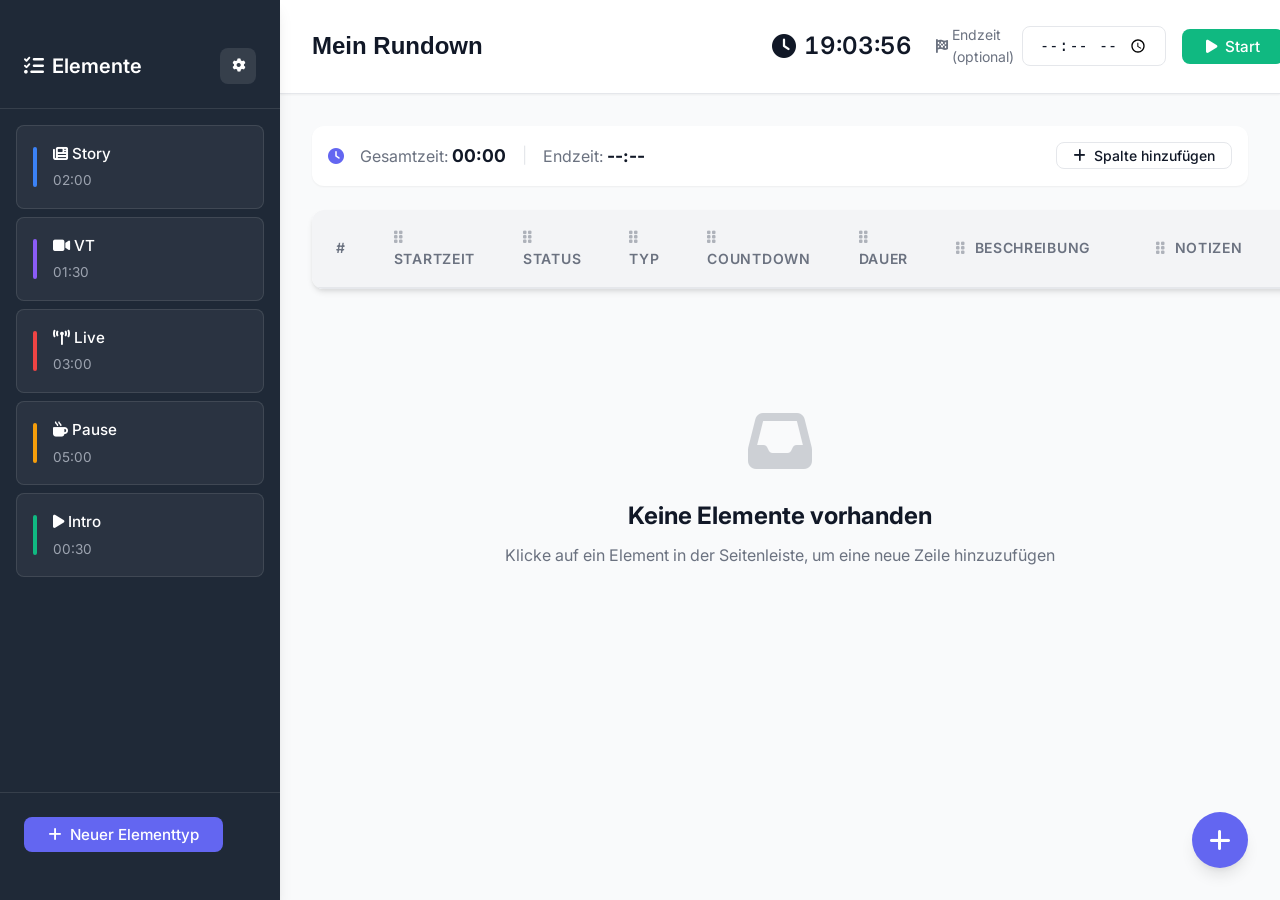
<file: index.html>
<!DOCTYPE html>
<html lang="de">
<head>
    <meta charset="UTF-8">
    <meta name="viewport" content="width=device-width, initial-scale=1.0, maximum-scale=1.0, user-scalable=no">
    <title>BL Rundown Studio</title>
    
    <!-- PWA Meta Tags -->
    <meta name="description" content="Professionelle Rundown-Management-Anwendung für Broadcast- und Live-Produktionen">
    <meta name="theme-color" content="#6366f1">
    <meta name="apple-mobile-web-app-capable" content="yes">
    <meta name="apple-mobile-web-app-status-bar-style" content="black-translucent">
    <meta name="apple-mobile-web-app-title" content="BL Rundown">
    
    <!-- Icons -->
    <link rel="icon" type="image/png" sizes="192x192" href="icon-192.png">
    <link rel="icon" type="image/png" sizes="512x512" href="icon-512.png">
    <link rel="apple-touch-icon" href="apple-touch-icon.png">
    
    <!-- Manifest -->
    <link rel="manifest" href="manifest.json">
    
    <!-- Google Fonts -->
    <link rel="preconnect" href="https://fonts.googleapis.com">
    <link rel="preconnect" href="https://fonts.gstatic.com" crossorigin>
    <link href="https://fonts.googleapis.com/css2?family=Inter:wght@300;400;500;600;700&display=swap" rel="stylesheet">
    
    <!-- Font Awesome -->
    <link rel="stylesheet" href="https://cdnjs.cloudflare.com/ajax/libs/font-awesome/6.4.0/css/all.min.css">
    
    <link rel="stylesheet" href="styles.css">
</head>
<body>
    <!-- Main Container -->
    <div class="app-container">
        
        <!-- Sidebar -->
        <aside class="sidebar">
            <div class="sidebar-header">
                <h2><i class="fas fa-list-check"></i> Elemente</h2>
                <button id="settings-btn" class="icon-btn" title="Einstellungen">
                    <i class="fas fa-cog"></i>
                </button>
            </div>
            
            <div class="sidebar-content">
                <div id="elements-list" class="elements-list"></div>
            </div>
            
            <div class="sidebar-footer">
                <button id="add-element-type" class="btn btn-primary">
                    <i class="fas fa-plus"></i> Neuer Elementtyp
                </button>
            </div>
        </aside>

        <!-- Main Content -->
        <main class="main-content">
            
            <!-- Header -->
            <header class="app-header">
                <div class="header-left">
                    <input id="rundown-name" type="text" class="rundown-title" placeholder="Rundown-Name" value="Mein Rundown">
                    <span class="save-indicator" id="save-indicator">
                        <i class="fas fa-check-circle"></i> Gespeichert
                    </span>
                </div>
                
                <div class="header-center">
                    <div class="time-display">
                        <i class="fas fa-clock"></i>
                        <span id="current-time">00:00:00</span>
                    </div>
                </div>
                
                <div class="header-right">
                <div class="end-time-group">
                    <label for="end-time">
                        <i class="fas fa-flag-checkered"></i> Endzeit (optional)
                    </label>
                    <input id="end-time" type="time" class="time-input" placeholder="Optional">
                </div>
                    <button id="start-btn" class="btn btn-success">
                        <i class="fas fa-play"></i> Start
                    </button>
                    <button id="reset-btn" class="btn btn-secondary">
                        <i class="fas fa-rotate-right"></i> Reset
                    </button>
                </div>
            </header>

            <!-- Rundown Table -->
            <div class="table-container">
                <div class="table-controls">
                    <div class="total-time">
                        <i class="fas fa-clock"></i>
                        <span>Gesamtzeit: <strong id="total-duration">00:00</strong></span>
                        <span class="separator">|</span>
                        <span>Endzeit: <strong id="calculated-end-time">--:--</strong></span>
                    </div>
                    <button id="add-column-btn" class="btn btn-outline btn-sm">
                        <i class="fas fa-plus"></i> Spalte hinzufügen
                    </button>
                </div>
                
                <table id="rundown-table" class="rundown-table">
                    <thead>
                        <tr id="table-header">
                            <th class="col-number resizable">#<div class="resizer"></div></th>
                            <th class="col-starttime resizable">Startzeit<div class="resizer"></div></th>
                            <th class="col-status resizable">Status<div class="resizer"></div></th>
                            <th class="col-type resizable">Typ<div class="resizer"></div></th>
                            <th class="col-countdown resizable">Countdown<div class="resizer"></div></th>
                            <th class="col-duration resizable">Dauer<div class="resizer"></div></th>
                            <th class="col-description resizable">Beschreibung<div class="resizer"></div></th>
                            <th class="col-notes resizable">Notizen<div class="resizer"></div></th>
                            <th class="col-actions">Aktionen</th>
                        </tr>
                    </thead>
                    <tbody id="rundown-body">
                        <!-- Rows will be added dynamically -->
                    </tbody>
                </table>
                
                <div class="empty-state" id="empty-state">
                    <i class="fas fa-inbox"></i>
                    <h3>Keine Elemente vorhanden</h3>
                    <p>Klicke auf ein Element in der Seitenleiste, um eine neue Zeile hinzuzufügen</p>
                </div>
            </div>

        </main>
    </div>

    <!-- Settings Modal -->
    <div id="settings-modal" class="modal">
        <div class="modal-content">
            <div class="modal-header">
                <h2><i class="fas fa-cog"></i> Einstellungen</h2>
                <button class="modal-close" id="close-settings">
                    <i class="fas fa-times"></i>
                </button>
            </div>
            
            <div class="modal-body">
                <div class="settings-section">
                    <h3>Elementtypen verwalten</h3>
                    <p class="settings-description">Erstelle und bearbeite Standard-Elementtypen für deinen Rundown</p>
                    
                    <div id="element-types-list" class="element-types-list"></div>
                    
                    <button id="add-new-type" class="btn btn-outline">
                        <i class="fas fa-plus"></i> Neuen Typ hinzufügen
                    </button>
                </div>
                
                <div class="settings-section">
                    <h3>Darstellung</h3>
                    <div class="setting-item">
                        <label for="theme-toggle">
                            <i class="fas fa-moon"></i> Dark Mode
                        </label>
                        <label class="switch">
                            <input type="checkbox" id="theme-toggle">
                            <span class="slider"></span>
                        </label>
                    </div>
                </div>
            </div>
            
            <div class="modal-footer">
                <button id="save-settings" class="btn btn-primary">
                    <i class="fas fa-save"></i> Speichern
                </button>
            </div>
        </div>
    </div>

    <!-- Floating Action Button -->
    <button id="fab-add-row" class="fab" title="Neue Zeile hinzufügen">
        <i class="fas fa-plus"></i>
    </button>

    <script src="script.js"></script>
</body>
</html>
</file>
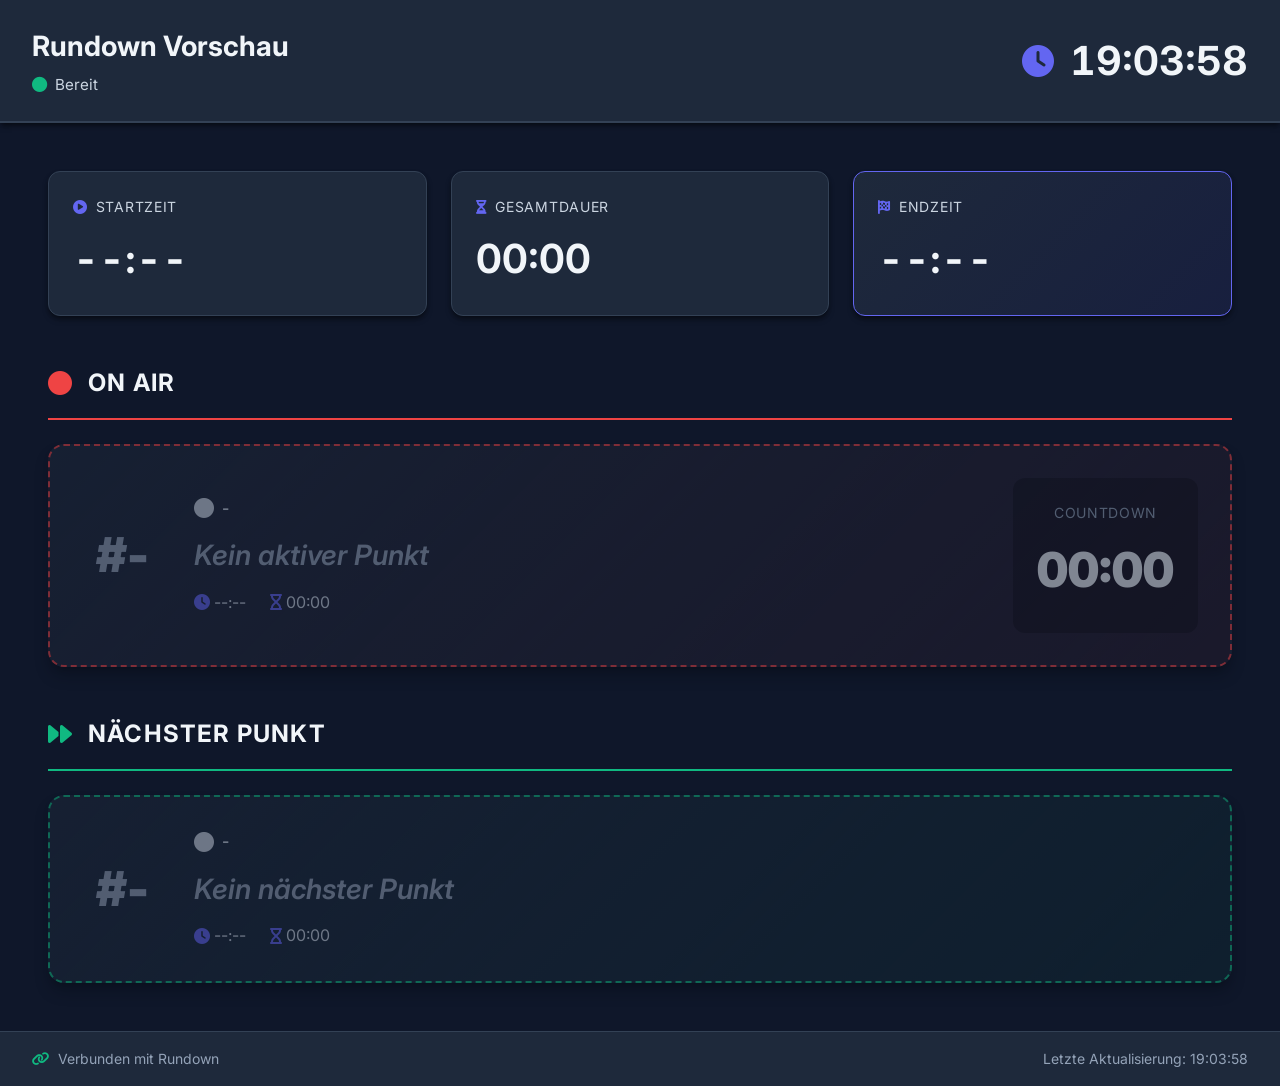
<file: preview.html>
<!DOCTYPE html>
<html lang="de">
<head>
    <meta charset="UTF-8">
    <meta name="viewport" content="width=device-width, initial-scale=1.0">
    <title>BL Rundown - Vorschau</title>
    
    <!-- Google Fonts -->
    <link rel="preconnect" href="https://fonts.googleapis.com">
    <link rel="preconnect" href="https://fonts.gstatic.com" crossorigin>
    <link href="https://fonts.googleapis.com/css2?family=Inter:wght@300;400;500;600;700;900&display=swap" rel="stylesheet">
    
    <!-- Font Awesome -->
    <link rel="stylesheet" href="https://cdnjs.cloudflare.com/ajax/libs/font-awesome/6.4.0/css/all.min.css">
    
    <link rel="stylesheet" href="preview.css">
</head>
<body>
    <div class="preview-container">
        
        <!-- Header -->
        <header class="preview-header">
            <div class="rundown-info">
                <h1 id="rundown-name">Rundown Vorschau</h1>
                <div class="status-indicator" id="status-indicator">
                    <i class="fas fa-circle"></i>
                    <span id="status-text">Bereit</span>
                </div>
            </div>
            <div class="current-time-display">
                <i class="fas fa-clock"></i>
                <span id="current-time">00:00:00</span>
            </div>
        </header>

        <!-- Main Display -->
        <main class="preview-main">
            
            <!-- Time Overview -->
            <section class="time-overview">
                <div class="time-card">
                    <div class="time-label">
                        <i class="fas fa-play-circle"></i>
                        Startzeit
                    </div>
                    <div class="time-value" id="start-time">--:--</div>
                </div>
                
                <div class="time-card">
                    <div class="time-label">
                        <i class="fas fa-hourglass-half"></i>
                        Gesamtdauer
                    </div>
                    <div class="time-value" id="total-duration">00:00</div>
                </div>
                
                <div class="time-card highlight">
                    <div class="time-label">
                        <i class="fas fa-flag-checkered"></i>
                        Endzeit
                    </div>
                    <div class="time-value" id="end-time">--:--</div>
                </div>
            </section>

            <!-- Current Point (ON AIR) -->
            <section class="current-point">
                <div class="section-header on-air">
                    <i class="fas fa-circle pulse"></i>
                    <h2>ON AIR</h2>
                </div>
                <div class="point-card current" id="current-point">
                    <div class="point-number">#<span id="current-number">-</span></div>
                    <div class="point-content">
                        <div class="point-type" id="current-type">
                            <i class="fas fa-circle"></i>
                            <span>-</span>
                        </div>
                        <div class="point-description" id="current-description">Kein aktiver Punkt</div>
                        <div class="point-meta">
                            <span class="point-time">
                                <i class="fas fa-clock"></i>
                                <span id="current-start-time">--:--</span>
                            </span>
                            <span class="point-duration">
                                <i class="fas fa-hourglass"></i>
                                <span id="current-duration">00:00</span>
                            </span>
                        </div>
                    </div>
                    <div class="point-countdown">
                        <div class="countdown-label">Countdown</div>
                        <div class="countdown-value" id="current-countdown">00:00</div>
                    </div>
                </div>
            </section>

            <!-- Next Point -->
            <section class="next-point">
                <div class="section-header next">
                    <i class="fas fa-forward"></i>
                    <h2>NÄCHSTER PUNKT</h2>
                </div>
                <div class="point-card next" id="next-point">
                    <div class="point-number">#<span id="next-number">-</span></div>
                    <div class="point-content">
                        <div class="point-type" id="next-type">
                            <i class="fas fa-circle"></i>
                            <span>-</span>
                        </div>
                        <div class="point-description" id="next-description">Kein nächster Punkt</div>
                        <div class="point-meta">
                            <span class="point-time">
                                <i class="fas fa-clock"></i>
                                <span id="next-start-time">--:--</span>
                            </span>
                            <span class="point-duration">
                                <i class="fas fa-hourglass"></i>
                                <span id="next-duration">00:00</span>
                            </span>
                        </div>
                    </div>
                </div>
            </section>

            <!-- Preview Point (if selected) -->
            <section class="preview-point" id="preview-section" style="display: none;">
                <div class="section-header preview">
                    <i class="fas fa-eye"></i>
                    <h2>PREVIEW</h2>
                </div>
                <div class="point-card preview" id="preview-point">
                    <div class="point-number">#<span id="preview-number">-</span></div>
                    <div class="point-content">
                        <div class="point-type" id="preview-type">
                            <i class="fas fa-circle"></i>
                            <span>-</span>
                        </div>
                        <div class="point-description" id="preview-description">-</div>
                        <div class="point-meta">
                            <span class="point-time">
                                <i class="fas fa-clock"></i>
                                <span id="preview-start-time">--:--</span>
                            </span>
                            <span class="point-duration">
                                <i class="fas fa-hourglass"></i>
                                <span id="preview-duration">00:00</span>
                            </span>
                        </div>
                    </div>
                </div>
            </section>

        </main>

        <!-- Footer -->
        <footer class="preview-footer">
            <div class="connection-status">
                <i class="fas fa-link" id="connection-icon"></i>
                <span id="connection-text">Verbunden mit Rundown</span>
            </div>
            <div class="last-update">
                Letzte Aktualisierung: <span id="last-update">--:--:--</span>
            </div>
        </footer>

    </div>

    <script src="preview.js"></script>
</body>
</html>
</file>
<file: styles.css>
/* ===================================
   CSS Variables & Theme
   =================================== */
:root {
    /* Colors */
    --primary-color: #6366f1;
    --primary-hover: #4f46e5;
    --success-color: #10b981;
    --success-hover: #059669;
    --danger-color: #ef4444;
    --danger-hover: #dc2626;
    --warning-color: #f59e0b;
    --secondary-color: #6b7280;
    
    /* Background Colors */
    --bg-primary: #ffffff;
    --bg-secondary: #f9fafb;
    --bg-tertiary: #f3f4f6;
    --bg-sidebar: #1f2937;
    --bg-header: #ffffff;
    
    /* Text Colors */
    --text-primary: #111827;
    --text-secondary: #6b7280;
    --text-tertiary: #9ca3af;
    --text-light: #ffffff;
    
    /* Border Colors */
    --border-color: #e5e7eb;
    --border-hover: #d1d5db;
    
    /* Shadows */
    --shadow-sm: 0 1px 2px 0 rgba(0, 0, 0, 0.05);
    --shadow-md: 0 4px 6px -1px rgba(0, 0, 0, 0.1), 0 2px 4px -1px rgba(0, 0, 0, 0.06);
    --shadow-lg: 0 10px 15px -3px rgba(0, 0, 0, 0.1), 0 4px 6px -2px rgba(0, 0, 0, 0.05);
    --shadow-xl: 0 20px 25px -5px rgba(0, 0, 0, 0.1), 0 10px 10px -5px rgba(0, 0, 0, 0.04);
    
    /* Spacing */
    --spacing-xs: 0.25rem;
    --spacing-sm: 0.5rem;
    --spacing-md: 1rem;
    --spacing-lg: 1.5rem;
    --spacing-xl: 2rem;
    
    /* Border Radius */
    --radius-sm: 0.375rem;
    --radius-md: 0.5rem;
    --radius-lg: 0.75rem;
    --radius-xl: 1rem;
    
    /* Transitions */
    --transition-fast: 150ms ease-in-out;
    --transition-base: 200ms ease-in-out;
    --transition-slow: 300ms ease-in-out;
    
    /* Sidebar */
    --sidebar-width: 280px;
}

/* Dark Mode */
body.dark-mode {
    --bg-primary: #111827;
    --bg-secondary: #1f2937;
    --bg-tertiary: #374151;
    --bg-sidebar: #0f172a;
    --bg-header: #1f2937;
    
    --text-primary: #f9fafb;
    --text-secondary: #d1d5db;
    --text-tertiary: #9ca3af;
    
    --border-color: #374151;
    --border-hover: #4b5563;
}

/* ===================================
   Reset & Base Styles
   =================================== */
* {
    margin: 0;
    padding: 0;
    box-sizing: border-box;
}

body {
    font-family: 'Inter', -apple-system, BlinkMacSystemFont, 'Segoe UI', Roboto, sans-serif;
    background: var(--bg-secondary);
    color: var(--text-primary);
    line-height: 1.6;
    overflow-x: hidden;
}

/* ===================================
   App Container
   =================================== */
.app-container {
    display: flex;
    height: 100vh;
    overflow: hidden;
}

/* ===================================
   Sidebar
   =================================== */
.sidebar {
    width: var(--sidebar-width);
    background: var(--bg-sidebar);
    color: var(--text-light);
    display: flex;
    flex-direction: column;
    box-shadow: var(--shadow-lg);
    z-index: 100;
}

.sidebar-header {
    padding: var(--spacing-lg);
    border-bottom: 1px solid rgba(255, 255, 255, 0.1);
    display: flex;
    justify-content: space-between;
    align-items: center;
}

.sidebar-header h2 {
    font-size: 1.25rem;
    font-weight: 600;
    display: flex;
    align-items: center;
    gap: var(--spacing-sm);
}

.sidebar-content {
    flex: 1;
    overflow-y: auto;
    padding: var(--spacing-md);
}

.sidebar-footer {
    padding: var(--spacing-lg);
    border-top: 1px solid rgba(255, 255, 255, 0.1);
}

/* Elements List */
.elements-list {
    display: flex;
    flex-direction: column;
    gap: var(--spacing-sm);
}

.element-item {
    background: rgba(255, 255, 255, 0.05);
    border: 1px solid rgba(255, 255, 255, 0.1);
    border-radius: var(--radius-md);
    padding: var(--spacing-md);
    cursor: pointer;
    transition: all var(--transition-base);
    display: flex;
    align-items: center;
    gap: var(--spacing-md);
}

.element-item:hover {
    background: rgba(255, 255, 255, 0.1);
    transform: translateX(4px);
}

.element-color {
    width: 4px;
    height: 40px;
    border-radius: var(--radius-sm);
    flex-shrink: 0;
}

.element-info {
    flex: 1;
}

.element-name {
    font-weight: 500;
    font-size: 0.95rem;
    margin-bottom: var(--spacing-xs);
}

.element-duration {
    font-size: 0.85rem;
    color: var(--text-tertiary);
}

.element-actions {
    display: flex;
    gap: var(--spacing-xs);
    opacity: 0;
    transition: opacity var(--transition-base);
}

.element-item:hover .element-actions {
    opacity: 1;
}

/* ===================================
   Main Content
   =================================== */
.main-content {
    flex: 1;
    display: flex;
    flex-direction: column;
    overflow: hidden;
}

/* ===================================
   Header
   =================================== */
.app-header {
    background: var(--bg-header);
    padding: var(--spacing-lg) var(--spacing-xl);
    border-bottom: 1px solid var(--border-color);
    display: flex;
    justify-content: space-between;
    align-items: center;
    gap: var(--spacing-lg);
    box-shadow: var(--shadow-sm);
}

.header-left {
    display: flex;
    align-items: center;
    gap: var(--spacing-md);
    flex: 1;
}

.rundown-title {
    font-size: 1.5rem;
    font-weight: 600;
    border: none;
    background: transparent;
    color: var(--text-primary);
    outline: none;
    padding: var(--spacing-sm);
    border-radius: var(--radius-md);
    transition: background var(--transition-base);
}

.rundown-title:hover,
.rundown-title:focus {
    background: var(--bg-tertiary);
}

.save-indicator {
    display: flex;
    align-items: center;
    gap: var(--spacing-xs);
    font-size: 0.875rem;
    color: var(--success-color);
    opacity: 0;
    transition: opacity var(--transition-base);
}

.save-indicator.show {
    opacity: 1;
}

.header-center {
    display: flex;
    align-items: center;
}

.time-display {
    display: flex;
    align-items: center;
    gap: var(--spacing-sm);
    font-size: 1.5rem;
    font-weight: 600;
    color: var(--text-primary);
    font-variant-numeric: tabular-nums;
}

.header-right {
    display: flex;
    align-items: center;
    gap: var(--spacing-md);
}

.end-time-group {
    display: flex;
    align-items: center;
    gap: var(--spacing-sm);
}

.end-time-group label {
    font-size: 0.875rem;
    color: var(--text-secondary);
    display: flex;
    align-items: center;
    gap: var(--spacing-xs);
}

.time-input {
    padding: var(--spacing-sm) var(--spacing-md);
    border: 1px solid var(--border-color);
    border-radius: var(--radius-md);
    font-size: 0.95rem;
    background: var(--bg-primary);
    color: var(--text-primary);
    transition: all var(--transition-base);
}

.time-input:focus {
    outline: none;
    border-color: var(--primary-color);
    box-shadow: 0 0 0 3px rgba(99, 102, 241, 0.1);
}

/* ===================================
   Buttons
   =================================== */
.btn {
    padding: var(--spacing-sm) var(--spacing-lg);
    border: none;
    border-radius: var(--radius-md);
    font-size: 0.95rem;
    font-weight: 500;
    cursor: pointer;
    display: inline-flex;
    align-items: center;
    gap: var(--spacing-sm);
    transition: all var(--transition-base);
    font-family: inherit;
}

.btn:hover {
    transform: translateY(-1px);
    box-shadow: var(--shadow-md);
}

.btn:active {
    transform: translateY(0);
}

.btn-primary {
    background: var(--primary-color);
    color: white;
}

.btn-primary:hover {
    background: var(--primary-hover);
}

.btn-success {
    background: var(--success-color);
    color: white;
}

.btn-success:hover {
    background: var(--success-hover);
}

.btn-secondary {
    background: var(--secondary-color);
    color: white;
}

.btn-secondary:hover {
    background: #4b5563;
}

.btn-danger {
    background: var(--danger-color);
    color: white;
}

.btn-danger:hover {
    background: var(--danger-hover);
}

.btn-outline {
    background: transparent;
    border: 1px solid var(--border-color);
    color: var(--text-primary);
}

.btn-outline:hover {
    background: var(--bg-tertiary);
}

.icon-btn {
    width: 36px;
    height: 36px;
    border: none;
    background: rgba(255, 255, 255, 0.1);
    color: var(--text-light);
    border-radius: var(--radius-md);
    cursor: pointer;
    display: flex;
    align-items: center;
    justify-content: center;
    transition: all var(--transition-base);
}

.icon-btn:hover {
    background: rgba(255, 255, 255, 0.2);
}

/* ===================================
   Table Container
   =================================== */
.table-container {
    flex: 1;
    overflow: auto;
    padding: var(--spacing-xl);
    position: relative;
}

.table-controls {
    display: flex;
    justify-content: space-between;
    align-items: center;
    margin-bottom: var(--spacing-lg);
    padding: var(--spacing-md);
    background: var(--bg-primary);
    border-radius: var(--radius-lg);
    box-shadow: var(--shadow-sm);
}

.total-time {
    display: flex;
    align-items: center;
    gap: var(--spacing-md);
    font-size: 1rem;
    color: var(--text-secondary);
}

.total-time i {
    color: var(--primary-color);
}

.total-time strong {
    color: var(--text-primary);
    font-size: 1.1rem;
}

.total-time .separator {
    color: var(--border-color);
}

.btn-sm {
    padding: var(--spacing-xs) var(--spacing-md);
    font-size: 0.875rem;
}

/* ===================================
   Rundown Table
   =================================== */
.rundown-table {
    width: 100%;
    border-collapse: separate;
    border-spacing: 0;
    background: var(--bg-primary);
    border-radius: var(--radius-lg);
    overflow: hidden;
    box-shadow: var(--shadow-md);
}

.rundown-table thead {
    position: sticky;
    top: 0;
    z-index: 10;
}

.rundown-table th {
    background: var(--bg-tertiary);
    color: var(--text-secondary);
    font-weight: 600;
    font-size: 0.875rem;
    text-transform: uppercase;
    letter-spacing: 0.05em;
    padding: var(--spacing-md) var(--spacing-lg);
    text-align: left;
    border-bottom: 2px solid var(--border-color);
}

.rundown-table tbody tr {
    transition: all var(--transition-base);
    border-bottom: 1px solid var(--border-color);
    cursor: grab !important;
}

.rundown-table tbody tr:active {
    cursor: grabbing !important;
}

.rundown-table tbody tr[draggable="true"] {
    cursor: grab !important;
}

.rundown-table tbody tr[draggable="true"]:active {
    cursor: grabbing !important;
}

.rundown-table tbody tr:hover {
    background: var(--bg-secondary);
}

.rundown-table tbody tr.active {
    background: linear-gradient(90deg, rgba(239, 68, 68, 0.15) 0%, rgba(239, 68, 68, 0.05) 100%);
    border-left: 4px solid var(--danger-color);
    box-shadow: 0 0 0 1px rgba(239, 68, 68, 0.2);
}

.rundown-table tbody tr.next {
    background: linear-gradient(90deg, rgba(16, 185, 129, 0.15) 0%, rgba(16, 185, 129, 0.05) 100%);
    border-left: 4px solid var(--success-color);
    cursor: pointer;
    box-shadow: 0 0 0 1px rgba(16, 185, 129, 0.2);
}

.rundown-table tbody tr.next:hover {
    background: linear-gradient(90deg, rgba(16, 185, 129, 0.25) 0%, rgba(16, 185, 129, 0.1) 100%);
    transform: translateX(2px);
}

.rundown-table tbody tr.preview {
    background: linear-gradient(90deg, rgba(245, 158, 11, 0.2) 0%, rgba(245, 158, 11, 0.05) 100%);
    border-left: 4px solid var(--warning-color);
    cursor: pointer;
    box-shadow: 0 0 0 1px rgba(245, 158, 11, 0.3);
}

.rundown-table tbody tr.preview:hover {
    background: linear-gradient(90deg, rgba(245, 158, 11, 0.3) 0%, rgba(245, 158, 11, 0.1) 100%);
}

.rundown-table tbody tr.completed {
    opacity: 0.6;
}

.rundown-table tbody tr.dragging {
    opacity: 0.4;
    background: var(--bg-tertiary);
    box-shadow: var(--shadow-xl);
    cursor: grabbing;
}

.rundown-table tbody tr.drag-over {
    position: relative;
    border-top: 4px solid var(--primary-color);
    background: linear-gradient(to bottom, rgba(99, 102, 241, 0.15) 0%, transparent 50%);
}

.rundown-table tbody tr.drag-over::before {
    content: '▼ Hier einfügen';
    position: absolute;
    top: -20px;
    left: 50%;
    transform: translateX(-50%);
    background: var(--primary-color);
    color: white;
    padding: var(--spacing-xs) var(--spacing-md);
    border-radius: var(--radius-md);
    font-size: 0.75rem;
    font-weight: 600;
    white-space: nowrap;
    box-shadow: var(--shadow-lg);
    z-index: 100;
    animation: dropIndicator 0.6s ease-in-out infinite;
}

@keyframes dropIndicator {
    0%, 100% {
        transform: translateX(-50%) translateY(0);
        opacity: 1;
    }
    50% {
        transform: translateX(-50%) translateY(-3px);
        opacity: 0.8;
    }
}

.rundown-table tbody tr.drag-over::after {
    content: '';
    position: absolute;
    top: -2px;
    left: 0;
    right: 0;
    height: 4px;
    background: linear-gradient(90deg, 
        transparent 0%, 
        var(--primary-color) 20%, 
        var(--primary-color) 80%, 
        transparent 100%
    );
    box-shadow: 0 0 10px rgba(99, 102, 241, 0.6);
    animation: shimmer 1.5s ease-in-out infinite;
}

@keyframes shimmer {
    0% {
        opacity: 0.5;
    }
    50% {
        opacity: 1;
    }
    100% {
        opacity: 0.5;
    }
}

.rundown-table td {
    padding: var(--spacing-md) var(--spacing-lg);
    color: var(--text-primary);
}

/* Column Widths */
.col-number {
    width: 60px;
    text-align: center;
}

.col-starttime {
    width: 100px;
    font-variant-numeric: tabular-nums;
}

.col-status {
    width: 120px;
    min-width: 40px;
}

.col-type {
    width: 120px;
    min-width: 40px;
}

/* Responsive Status and Type Badges */
.status-badge {
    white-space: nowrap;
    display: inline-flex;
    align-items: center;
}

.type-badge {
    display: inline-flex;
    align-items: center;
}

.status-badge .badge-text,
.type-badge .badge-text {
    display: inline;
    overflow: hidden;
    transition: all var(--transition-fast);
}

/* Compact mode for narrow columns */
.col-status {
    text-align: center;
}

.col-type {
    text-align: center;
}

/* Hide text in narrow columns using container queries fallback */
.col-status.narrow .status-badge .badge-text,
.col-type.narrow .type-badge .badge-text {
    display: none;
    width: 0;
    opacity: 0;
}

.col-countdown {
    width: 120px;
    font-variant-numeric: tabular-nums;
}

.col-duration {
    width: 100px;
}

.col-description {
    min-width: 200px;
}

.col-notes {
    min-width: 150px;
}

.col-actions {
    width: 120px;
}

.col-custom {
    min-width: 150px;
}

/* Delete Column Button */
.delete-column-btn {
    position: absolute;
    top: 2px;
    right: 25px;
    width: 20px;
    height: 20px;
    border: none;
    background: var(--danger-color);
    color: white;
    border-radius: 50%;
    cursor: pointer;
    display: none;
    align-items: center;
    justify-content: center;
    font-size: 0.7rem;
    padding: 0;
    transition: all var(--transition-fast);
}

.col-custom:hover .delete-column-btn {
    display: flex;
}

.delete-column-btn:hover {
    background: var(--danger-hover);
    transform: scale(1.1);
}

/* Resizable Columns */
.resizable {
    position: relative;
}

.resizer {
    position: absolute;
    top: 0;
    right: 0;
    width: 5px;
    height: 100%;
    cursor: col-resize;
    user-select: none;
    background: transparent;
    transition: background var(--transition-fast);
}

.resizer:hover {
    background: var(--primary-color);
}

.resizer.resizing {
    background: var(--primary-color);
}

/* Editable Cells */
.editable {
    cursor: text;
    border-radius: var(--radius-sm);
    padding: var(--spacing-sm);
    transition: background var(--transition-base);
    user-select: text;
}

.editable:hover {
    background: var(--bg-tertiary);
}

.editable:focus {
    outline: 2px solid var(--primary-color);
    outline-offset: -2px;
    background: var(--bg-primary);
}

/* Prevent editable cells from being draggable */
.editable {
    -webkit-user-drag: none;
    -moz-user-drag: none;
    user-drag: none;
}

/* Status Badge */
.status-badge {
    display: inline-flex;
    align-items: center;
    gap: var(--spacing-xs);
    padding: var(--spacing-xs) var(--spacing-sm);
    border-radius: var(--radius-md);
    font-size: 0.75rem;
    font-weight: 500;
}

.status-upcoming {
    background: rgba(107, 114, 128, 0.1);
    color: var(--secondary-color);
}

.status-active {
    background: rgba(239, 68, 68, 0.1);
    color: var(--danger-color);
    animation: pulse 2s ease-in-out infinite;
}

@keyframes pulse {
    0%, 100% {
        opacity: 1;
    }
    50% {
        opacity: 0.7;
    }
}

.status-next {
    background: rgba(16, 185, 129, 0.1);
    color: var(--success-color);
}

.status-preview {
    background: rgba(245, 158, 11, 0.1);
    color: var(--warning-color);
    font-weight: 600;
}

.status-completed {
    background: rgba(99, 102, 241, 0.1);
    color: var(--primary-color);
}

/* Type Badge */
.type-badge {
    display: inline-block;
    padding: var(--spacing-xs) var(--spacing-md);
    border-radius: var(--radius-md);
    font-size: 0.875rem;
    font-weight: 500;
    border-left: 3px solid;
}

/* Countdown Display */
.countdown-display {
    font-variant-numeric: tabular-nums;
    font-weight: 600;
    font-size: 1.1rem;
}

.countdown-display.warning {
    color: var(--warning-color);
}

.countdown-display.danger {
    color: var(--danger-color);
}

/* Row Actions */
.row-actions {
    display: flex;
    gap: var(--spacing-xs);
    opacity: 0;
    transition: opacity var(--transition-base);
}

.rundown-table tbody tr:hover .row-actions {
    opacity: 1;
}

.action-btn {
    width: 28px;
    height: 28px;
    border: none;
    background: transparent;
    color: var(--text-secondary);
    border-radius: var(--radius-sm);
    cursor: pointer;
    display: flex;
    align-items: center;
    justify-content: center;
    transition: all var(--transition-base);
}

.action-btn:hover {
    background: var(--bg-tertiary);
    color: var(--text-primary);
}

/* ===================================
   Empty State
   =================================== */
.empty-state {
    display: none;
    flex-direction: column;
    align-items: center;
    justify-content: center;
    padding: var(--spacing-xl);
    text-align: center;
    color: var(--text-secondary);
    min-height: 400px;
}

.empty-state.show {
    display: flex;
}

.empty-state i {
    font-size: 4rem;
    margin-bottom: var(--spacing-lg);
    opacity: 0.3;
}

.empty-state h3 {
    font-size: 1.5rem;
    margin-bottom: var(--spacing-sm);
    color: var(--text-primary);
}

.empty-state p {
    font-size: 1rem;
}

/* ===================================
   Modal
   =================================== */
.modal {
    display: none;
    position: fixed;
    top: 0;
    left: 0;
    width: 100%;
    height: 100%;
    background: rgba(0, 0, 0, 0.5);
    backdrop-filter: blur(4px);
    z-index: 1000;
    align-items: center;
    justify-content: center;
    animation: fadeIn var(--transition-base);
}

.modal.show {
    display: flex;
}

@keyframes fadeIn {
    from {
        opacity: 0;
    }
    to {
        opacity: 1;
    }
}

.modal-content {
    background: var(--bg-primary);
    border-radius: var(--radius-xl);
    box-shadow: var(--shadow-xl);
    max-width: 600px;
    width: 90%;
    max-height: 90vh;
    overflow: hidden;
    display: flex;
    flex-direction: column;
    animation: slideUp var(--transition-slow);
}

@keyframes slideUp {
    from {
        transform: translateY(20px);
        opacity: 0;
    }
    to {
        transform: translateY(0);
        opacity: 1;
    }
}

.modal-header {
    padding: var(--spacing-lg) var(--spacing-xl);
    border-bottom: 1px solid var(--border-color);
    display: flex;
    justify-content: space-between;
    align-items: center;
}

.modal-header h2 {
    font-size: 1.5rem;
    font-weight: 600;
    display: flex;
    align-items: center;
    gap: var(--spacing-sm);
}

.modal-close {
    width: 36px;
    height: 36px;
    border: none;
    background: transparent;
    color: var(--text-secondary);
    border-radius: var(--radius-md);
    cursor: pointer;
    display: flex;
    align-items: center;
    justify-content: center;
    transition: all var(--transition-base);
}

.modal-close:hover {
    background: var(--bg-tertiary);
    color: var(--text-primary);
}

.modal-body {
    flex: 1;
    overflow-y: auto;
    padding: var(--spacing-xl);
}

.modal-footer {
    padding: var(--spacing-lg) var(--spacing-xl);
    border-top: 1px solid var(--border-color);
    display: flex;
    justify-content: flex-end;
    gap: var(--spacing-md);
}

/* Settings Sections */
.settings-section {
    margin-bottom: var(--spacing-xl);
}

.settings-section:last-child {
    margin-bottom: 0;
}

.settings-section h3 {
    font-size: 1.125rem;
    font-weight: 600;
    margin-bottom: var(--spacing-sm);
}

.settings-description {
    color: var(--text-secondary);
    font-size: 0.875rem;
    margin-bottom: var(--spacing-lg);
}

/* Element Types List */
.element-types-list {
    display: flex;
    flex-direction: column;
    gap: var(--spacing-md);
    margin-bottom: var(--spacing-lg);
}

.element-type-item {
    background: var(--bg-secondary);
    border: 1px solid var(--border-color);
    border-radius: var(--radius-md);
    padding: var(--spacing-md);
    display: flex;
    gap: var(--spacing-md);
    align-items: center;
}

.element-type-item input[type="text"] {
    flex: 1;
    padding: var(--spacing-sm) var(--spacing-md);
    border: 1px solid var(--border-color);
    border-radius: var(--radius-md);
    background: var(--bg-primary);
    color: var(--text-primary);
    font-size: 0.95rem;
}

.element-type-item input[type="text"]:focus {
    outline: none;
    border-color: var(--primary-color);
}

.element-type-item input[type="color"] {
    width: 50px;
    height: 40px;
    border: 1px solid var(--border-color);
    border-radius: var(--radius-md);
    cursor: pointer;
}

.element-type-item .icon-btn {
    background: transparent;
    color: var(--danger-color);
}

.element-type-item .icon-btn:hover {
    background: rgba(239, 68, 68, 0.1);
    color: var(--danger-hover);
}

.icon-picker-btn {
    width: 50px;
    height: 40px;
    border: 1px solid var(--border-color);
    border-radius: var(--radius-md);
    background: var(--bg-primary);
    color: var(--text-primary);
    cursor: pointer;
    display: flex;
    align-items: center;
    justify-content: center;
    font-size: 1.2rem;
    transition: all var(--transition-base);
}

.icon-picker-btn:hover {
    background: var(--bg-tertiary);
    border-color: var(--primary-color);
}

/* Icon Picker Modal */
.icon-picker-content {
    max-width: 700px;
    max-height: 80vh;
}

.icon-search {
    margin-bottom: var(--spacing-lg);
}

.icon-search input {
    width: 100%;
    padding: var(--spacing-md);
    border: 1px solid var(--border-color);
    border-radius: var(--radius-md);
    background: var(--bg-primary);
    color: var(--text-primary);
    font-size: 1rem;
}

.icon-search input:focus {
    outline: none;
    border-color: var(--primary-color);
    box-shadow: 0 0 0 3px rgba(99, 102, 241, 0.1);
}

.icon-grid {
    display: grid;
    grid-template-columns: repeat(auto-fill, minmax(120px, 1fr));
    gap: var(--spacing-sm);
    max-height: 400px;
    overflow-y: auto;
    padding: var(--spacing-sm);
}

.icon-option {
    display: flex;
    flex-direction: column;
    align-items: center;
    gap: var(--spacing-xs);
    padding: var(--spacing-md);
    border: 2px solid var(--border-color);
    border-radius: var(--radius-md);
    background: var(--bg-secondary);
    color: var(--text-primary);
    cursor: pointer;
    transition: all var(--transition-base);
}

.icon-option:hover {
    background: var(--bg-tertiary);
    border-color: var(--primary-color);
    transform: translateY(-2px);
}

.icon-option.selected {
    background: var(--primary-color);
    color: white;
    border-color: var(--primary-color);
}

.icon-option i {
    font-size: 1.5rem;
}

.icon-option .icon-name {
    font-size: 0.75rem;
    text-align: center;
    line-height: 1.2;
}

/* Setting Item */
.setting-item {
    display: flex;
    justify-content: space-between;
    align-items: center;
    padding: var(--spacing-md);
    background: var(--bg-secondary);
    border-radius: var(--radius-md);
}

.setting-item label {
    display: flex;
    align-items: center;
    gap: var(--spacing-sm);
    font-weight: 500;
}

/* Toggle Switch */
.switch {
    position: relative;
    display: inline-block;
    width: 50px;
    height: 26px;
}

.switch input {
    opacity: 0;
    width: 0;
    height: 0;
}

.slider {
    position: absolute;
    cursor: pointer;
    top: 0;
    left: 0;
    right: 0;
    bottom: 0;
    background-color: var(--secondary-color);
    transition: var(--transition-base);
    border-radius: 26px;
}

.slider:before {
    position: absolute;
    content: "";
    height: 20px;
    width: 20px;
    left: 3px;
    bottom: 3px;
    background-color: white;
    transition: var(--transition-base);
    border-radius: 50%;
}

input:checked + .slider {
    background-color: var(--primary-color);
}

input:checked + .slider:before {
    transform: translateX(24px);
}

/* ===================================
   Floating Action Button
   =================================== */
.fab {
    position: fixed;
    bottom: var(--spacing-xl);
    right: var(--spacing-xl);
    width: 56px;
    height: 56px;
    border-radius: 50%;
    background: var(--primary-color);
    color: white;
    border: none;
    box-shadow: var(--shadow-lg);
    cursor: pointer;
    display: flex;
    align-items: center;
    justify-content: center;
    font-size: 1.5rem;
    transition: all var(--transition-base);
    z-index: 100;
}

.fab:hover {
    background: var(--primary-hover);
    transform: scale(1.1);
    box-shadow: var(--shadow-xl);
}

.fab:active {
    transform: scale(0.95);
}

/* Column Drag Handle */
.column-drag-handle {
    margin-right: var(--spacing-xs);
    opacity: 0.5;
    cursor: move;
}

.draggable-column:hover .column-drag-handle {
    opacity: 1;
}

.draggable-column.dragging {
    opacity: 0.5;
}

.column-drag-over {
    border-left: 3px solid var(--primary-color) !important;
    background: rgba(99, 102, 241, 0.1) !important;
}

/* ===================================
   Scrollbar Styling
   =================================== */
::-webkit-scrollbar {
    width: 8px;
    height: 8px;
}

::-webkit-scrollbar-track {
    background: var(--bg-secondary);
}

::-webkit-scrollbar-thumb {
    background: var(--border-color);
    border-radius: var(--radius-md);
}

::-webkit-scrollbar-thumb:hover {
    background: var(--border-hover);
}

/* ===================================
   Responsive Design
   =================================== */

/* Tablet */
@media (max-width: 1024px) {
    .sidebar {
        width: 240px;
    }
    
    .app-header {
        flex-wrap: wrap;
        gap: var(--spacing-sm);
    }
    
    .header-right {
        flex-wrap: wrap;
    }
}

/* Mobile & Portrait Mode */
@media (max-width: 768px) {
    :root {
        --sidebar-width: 280px;
        --spacing-xs: 0.2rem;
        --spacing-sm: 0.4rem;
        --spacing-md: 0.8rem;
        --spacing-lg: 1rem;
        --spacing-xl: 1.2rem;
    }
    
    /* Sidebar as overlay */
    .sidebar {
        position: fixed;
        left: -280px;
        transition: left var(--transition-slow);
        height: 100vh;
        z-index: 1000;
        box-shadow: var(--shadow-xl);
    }
    
    .sidebar.open {
        left: 0;
    }
    
    /* Add overlay backdrop when sidebar is open */
    .sidebar.open::before {
        content: '';
        position: fixed;
        top: 0;
        left: 280px;
        right: 0;
        bottom: 0;
        background: rgba(0, 0, 0, 0.5);
        z-index: -1;
    }
    
    /* Compact header */
    .app-header {
        padding: var(--spacing-sm) var(--spacing-md);
        flex-direction: column;
        gap: var(--spacing-sm);
    }
    
    .header-left,
    .header-center,
    .header-right {
        width: 100%;
        justify-content: space-between;
    }
    
    .header-center {
        order: 1;
        justify-content: center;
    }
    
    .header-left {
        order: 2;
    }
    
    .header-right {
        order: 3;
        flex-wrap: wrap;
        gap: var(--spacing-xs);
    }
    
    .rundown-title {
        font-size: 1.2rem;
    }
    
    .time-display {
        font-size: 1.2rem;
    }
    
    .end-time-group {
        flex: 1;
    }
    
    .end-time-group label {
        font-size: 0.75rem;
    }
    
    .time-input {
        font-size: 0.85rem;
        padding: var(--spacing-xs) var(--spacing-sm);
    }
    
    .btn {
        padding: var(--spacing-xs) var(--spacing-sm);
        font-size: 0.85rem;
    }
    
    /* Table controls */
    .table-controls {
        flex-direction: column;
        gap: var(--spacing-sm);
        padding: var(--spacing-sm);
    }
    
    .total-time {
        flex-direction: column;
        gap: var(--spacing-xs);
        font-size: 0.85rem;
        align-items: flex-start;
    }
    
    .total-time .separator {
        display: none;
    }
    
    /* Table container */
    .table-container {
        padding: var(--spacing-sm);
        overflow-x: auto;
    }
    
    /* Table adjustments */
    .rundown-table {
        font-size: 0.85rem;
    }
    
    .rundown-table th,
    .rundown-table td {
        padding: var(--spacing-xs) var(--spacing-sm);
    }
    
    /* Hide less important columns on mobile */
    .col-starttime,
    .col-notes {
        display: none;
    }
    
    /* Compact column widths */
    .col-number {
        width: 40px;
    }
    
    .col-status {
        width: 60px;
    }
    
    .col-type {
        width: 80px;
    }
    
    .col-countdown {
        width: 80px;
    }
    
    .col-duration {
        width: 70px;
    }
    
    .col-description {
        min-width: 150px;
    }
    
    .col-actions {
        width: 80px;
    }
    
    /* Hide badge text, show only icons */
    .status-badge .badge-text,
    .type-badge .badge-text {
        display: none;
    }
    
    .status-badge,
    .type-badge {
        padding: var(--spacing-xs);
        justify-content: center;
    }
    
    /* Compact action buttons */
    .row-actions {
        opacity: 1;
        gap: 2px;
    }
    
    .action-btn {
        width: 24px;
        height: 24px;
        font-size: 0.75rem;
    }
    
    /* FAB positioning */
    .fab {
        bottom: var(--spacing-md);
        right: var(--spacing-md);
        width: 48px;
        height: 48px;
        font-size: 1.2rem;
    }
    
    /* Modal adjustments */
    .modal-content {
        width: 95%;
        max-height: 85vh;
    }
    
    .modal-header h2 {
        font-size: 1.2rem;
    }
    
    .modal-body {
        padding: var(--spacing-md);
    }
    
    /* Settings sections */
    .element-type-item {
        flex-direction: column;
        align-items: stretch;
    }
    
    .element-type-item input[type="text"] {
        width: 100%;
    }
    
    .element-type-item .icon-btn {
        align-self: flex-end;
    }
    
    /* Icon picker */
    .icon-grid {
        grid-template-columns: repeat(auto-fill, minmax(80px, 1fr));
        gap: var(--spacing-xs);
    }
    
    .icon-option {
        padding: var(--spacing-sm);
    }
    
    .icon-option i {
        font-size: 1.2rem;
    }
    
    .icon-option .icon-name {
        font-size: 0.65rem;
    }
}

/* Extra small devices (Portrait phones) */
@media (max-width: 480px) {
    .app-header {
        padding: var(--spacing-xs) var(--spacing-sm);
    }
    
    .rundown-title {
        font-size: 1rem;
    }
    
    .time-display {
        font-size: 1rem;
    }
    
    .btn {
        padding: var(--spacing-xs);
        font-size: 0.75rem;
    }
    
    .btn i {
        margin-right: 0;
    }
    
    .btn-sm {
        padding: 2px var(--spacing-xs);
        font-size: 0.7rem;
    }
    
    /* Even more compact table */
    .rundown-table {
        font-size: 0.75rem;
    }
    
    .col-number {
        width: 30px;
    }
    
    .col-status,
    .col-type {
        width: 50px;
    }
    
    .col-countdown,
    .col-duration {
        width: 60px;
    }
    
    .col-description {
        min-width: 120px;
    }
    
    .col-actions {
        width: 70px;
    }
    
    /* Stack action buttons vertically on very small screens */
    .row-actions {
        flex-direction: column;
    }
    
    .action-btn {
        width: 20px;
        height: 20px;
        font-size: 0.65rem;
    }
}

/* Landscape mode on mobile */
@media (max-width: 768px) and (orientation: landscape) {
    .app-header {
        flex-direction: row;
        flex-wrap: wrap;
    }
    
    .header-left,
    .header-center,
    .header-right {
        width: auto;
    }
    
    .header-center {
        order: 2;
        flex: 1;
    }
    
    .header-left {
        order: 1;
    }
    
    .header-right {
        order: 3;
    }
    
    /* Show hidden columns in landscape */
    .col-starttime {
        display: table-cell;
    }
}

/* PWA specific - hide scrollbars in standalone mode */
@media (display-mode: standalone) {
    body {
        overflow: hidden;
    }
    
    .table-container {
        -webkit-overflow-scrolling: touch;
    }
}

/* Safe area insets for notched devices */
@supports (padding: max(0px)) {
    .app-header {
        padding-left: max(var(--spacing-lg), env(safe-area-inset-left));
        padding-right: max(var(--spacing-lg), env(safe-area-inset-right));
        padding-top: max(var(--spacing-lg), env(safe-area-inset-top));
    }
    
    .sidebar {
        padding-top: max(var(--spacing-lg), env(safe-area-inset-top));
        padding-bottom: max(var(--spacing-lg), env(safe-area-inset-bottom));
    }
    
    .fab {
        bottom: max(var(--spacing-xl), env(safe-area-inset-bottom));
        right: max(var(--spacing-xl), env(safe-area-inset-right));
    }
}

/* ===================================
   Utility Classes
   =================================== */
.hidden {
    display: none !important;
}

.text-center {
    text-align: center;
}

.mt-1 {
    margin-top: var(--spacing-sm);
}

.mt-2 {
    margin-top: var(--spacing-md);
}

.mb-1 {
    margin-bottom: var(--spacing-sm);
}

.mb-2 {
    margin-bottom: var(--spacing-md);
}
</file>
<file: preview.css>
/* ===================================
   CSS Variables & Theme
   =================================== */
:root {
    /* Colors */
    --primary-color: #6366f1;
    --success-color: #10b981;
    --danger-color: #ef4444;
    --warning-color: #f59e0b;
    --info-color: #3b82f6;
    
    /* Background Colors */
    --bg-primary: #0f172a;
    --bg-secondary: #1e293b;
    --bg-tertiary: #334155;
    --bg-card: #1e293b;
    
    /* Text Colors */
    --text-primary: #f1f5f9;
    --text-secondary: #cbd5e1;
    --text-tertiary: #94a3b8;
    
    /* Border Colors */
    --border-color: #334155;
    
    /* Shadows */
    --shadow-sm: 0 1px 2px 0 rgba(0, 0, 0, 0.3);
    --shadow-md: 0 4px 6px -1px rgba(0, 0, 0, 0.4), 0 2px 4px -1px rgba(0, 0, 0, 0.3);
    --shadow-lg: 0 10px 15px -3px rgba(0, 0, 0, 0.4), 0 4px 6px -2px rgba(0, 0, 0, 0.3);
    --shadow-xl: 0 20px 25px -5px rgba(0, 0, 0, 0.5), 0 10px 10px -5px rgba(0, 0, 0, 0.4);
    
    /* Spacing */
    --spacing-xs: 0.25rem;
    --spacing-sm: 0.5rem;
    --spacing-md: 1rem;
    --spacing-lg: 1.5rem;
    --spacing-xl: 2rem;
    --spacing-2xl: 3rem;
    
    /* Border Radius */
    --radius-sm: 0.375rem;
    --radius-md: 0.5rem;
    --radius-lg: 0.75rem;
    --radius-xl: 1rem;
    
    /* Transitions */
    --transition-fast: 150ms ease-in-out;
    --transition-base: 200ms ease-in-out;
    --transition-slow: 300ms ease-in-out;
}

/* ===================================
   Reset & Base Styles
   =================================== */
* {
    margin: 0;
    padding: 0;
    box-sizing: border-box;
}

body {
    font-family: 'Inter', -apple-system, BlinkMacSystemFont, 'Segoe UI', Roboto, sans-serif;
    background: var(--bg-primary);
    color: var(--text-primary);
    line-height: 1.6;
    overflow-x: hidden;
}

/* ===================================
   Preview Container
   =================================== */
.preview-container {
    min-height: 100vh;
    display: flex;
    flex-direction: column;
}

/* ===================================
   Header
   =================================== */
.preview-header {
    background: var(--bg-secondary);
    padding: var(--spacing-lg) var(--spacing-xl);
    border-bottom: 2px solid var(--border-color);
    display: flex;
    justify-content: space-between;
    align-items: center;
    box-shadow: var(--shadow-md);
}

.rundown-info h1 {
    font-size: 1.75rem;
    font-weight: 700;
    margin-bottom: var(--spacing-xs);
}

.status-indicator {
    display: flex;
    align-items: center;
    gap: var(--spacing-sm);
    font-size: 0.95rem;
    color: var(--text-secondary);
}

.status-indicator i {
    color: var(--success-color);
    animation: pulse 2s ease-in-out infinite;
}

.status-indicator.running i {
    color: var(--danger-color);
}

.current-time-display {
    display: flex;
    align-items: center;
    gap: var(--spacing-md);
    font-size: 2.5rem;
    font-weight: 700;
    font-variant-numeric: tabular-nums;
}

.current-time-display i {
    font-size: 2rem;
    color: var(--primary-color);
}

/* ===================================
   Main Content
   =================================== */
.preview-main {
    flex: 1;
    padding: var(--spacing-2xl);
    display: flex;
    flex-direction: column;
    gap: var(--spacing-2xl);
}

/* ===================================
   Time Overview
   =================================== */
.time-overview {
    display: grid;
    grid-template-columns: repeat(auto-fit, minmax(250px, 1fr));
    gap: var(--spacing-lg);
}

.time-card {
    background: var(--bg-card);
    border: 1px solid var(--border-color);
    border-radius: var(--radius-lg);
    padding: var(--spacing-lg);
    box-shadow: var(--shadow-md);
    transition: all var(--transition-base);
}

.time-card:hover {
    transform: translateY(-2px);
    box-shadow: var(--shadow-lg);
}

.time-card.highlight {
    border-color: var(--primary-color);
    background: linear-gradient(135deg, var(--bg-card) 0%, rgba(99, 102, 241, 0.1) 100%);
}

.time-label {
    display: flex;
    align-items: center;
    gap: var(--spacing-sm);
    font-size: 0.875rem;
    color: var(--text-secondary);
    margin-bottom: var(--spacing-sm);
    text-transform: uppercase;
    letter-spacing: 0.05em;
}

.time-label i {
    color: var(--primary-color);
}

.time-value {
    font-size: 2.5rem;
    font-weight: 700;
    font-variant-numeric: tabular-nums;
    color: var(--text-primary);
}

/* ===================================
   Section Headers
   =================================== */
.section-header {
    display: flex;
    align-items: center;
    gap: var(--spacing-md);
    margin-bottom: var(--spacing-lg);
    padding-bottom: var(--spacing-md);
    border-bottom: 2px solid var(--border-color);
}

.section-header h2 {
    font-size: 1.5rem;
    font-weight: 700;
    letter-spacing: 0.05em;
}

.section-header i {
    font-size: 1.5rem;
}

.section-header.on-air {
    border-color: var(--danger-color);
}

.section-header.on-air i {
    color: var(--danger-color);
}

.section-header.next {
    border-color: var(--success-color);
}

.section-header.next i {
    color: var(--success-color);
}

.section-header.preview {
    border-color: var(--warning-color);
}

.section-header.preview i {
    color: var(--warning-color);
}

/* ===================================
   Point Cards
   =================================== */
.point-card {
    background: var(--bg-card);
    border: 2px solid var(--border-color);
    border-radius: var(--radius-xl);
    padding: var(--spacing-xl);
    display: flex;
    gap: var(--spacing-xl);
    align-items: center;
    box-shadow: var(--shadow-lg);
    transition: all var(--transition-base);
}

.point-card.current {
    border-color: var(--danger-color);
    background: linear-gradient(135deg, var(--bg-card) 0%, rgba(239, 68, 68, 0.1) 100%);
}

.point-card.next {
    border-color: var(--success-color);
    background: linear-gradient(135deg, var(--bg-card) 0%, rgba(16, 185, 129, 0.1) 100%);
}

.point-card.preview {
    border-color: var(--warning-color);
    background: linear-gradient(135deg, var(--bg-card) 0%, rgba(245, 158, 11, 0.1) 100%);
}

.point-number {
    font-size: 3rem;
    font-weight: 900;
    color: var(--text-tertiary);
    min-width: 80px;
    text-align: center;
}

.point-content {
    flex: 1;
    display: flex;
    flex-direction: column;
    gap: var(--spacing-md);
}

.point-type {
    display: flex;
    align-items: center;
    gap: var(--spacing-sm);
    font-size: 1rem;
    font-weight: 600;
    color: var(--text-secondary);
}

.point-type i {
    font-size: 1.25rem;
}

.point-description {
    font-size: 1.75rem;
    font-weight: 600;
    color: var(--text-primary);
    line-height: 1.3;
}

.point-meta {
    display: flex;
    gap: var(--spacing-lg);
    font-size: 1rem;
    color: var(--text-secondary);
}

.point-meta span {
    display: flex;
    align-items: center;
    gap: var(--spacing-xs);
}

.point-meta i {
    color: var(--primary-color);
}

.point-countdown {
    display: flex;
    flex-direction: column;
    align-items: center;
    gap: var(--spacing-sm);
    padding: var(--spacing-lg);
    background: rgba(0, 0, 0, 0.3);
    border-radius: var(--radius-lg);
    min-width: 150px;
}

.countdown-label {
    font-size: 0.875rem;
    color: var(--text-tertiary);
    text-transform: uppercase;
    letter-spacing: 0.05em;
}

.countdown-value {
    font-size: 3rem;
    font-weight: 900;
    font-variant-numeric: tabular-nums;
    color: var(--text-primary);
}

.countdown-value.warning {
    color: var(--warning-color);
}

.countdown-value.danger {
    color: var(--danger-color);
    animation: pulse 1s ease-in-out infinite;
}

/* ===================================
   Footer
   =================================== */
.preview-footer {
    background: var(--bg-secondary);
    padding: var(--spacing-md) var(--spacing-xl);
    border-top: 1px solid var(--border-color);
    display: flex;
    justify-content: space-between;
    align-items: center;
    font-size: 0.875rem;
    color: var(--text-tertiary);
}

.connection-status {
    display: flex;
    align-items: center;
    gap: var(--spacing-sm);
}

.connection-status i {
    color: var(--success-color);
}

.connection-status.disconnected i {
    color: var(--danger-color);
}

/* ===================================
   Animations
   =================================== */
@keyframes pulse {
    0%, 100% {
        opacity: 1;
    }
    50% {
        opacity: 0.5;
    }
}

.pulse {
    animation: pulse 2s ease-in-out infinite;
}

/* ===================================
   Responsive Design
   =================================== */
@media (max-width: 1024px) {
    .preview-main {
        padding: var(--spacing-lg);
        gap: var(--spacing-lg);
    }
    
    .point-card {
        flex-direction: column;
        text-align: center;
    }
    
    .point-number {
        min-width: auto;
    }
    
    .point-meta {
        justify-content: center;
    }
}

@media (max-width: 768px) {
    .preview-header {
        flex-direction: column;
        gap: var(--spacing-md);
        text-align: center;
    }
    
    .current-time-display {
        font-size: 2rem;
    }
    
    .time-value {
        font-size: 2rem;
    }
    
    .point-description {
        font-size: 1.25rem;
    }
    
    .countdown-value {
        font-size: 2rem;
    }
}

/* ===================================
   Empty State
   =================================== */
.point-card.empty {
    opacity: 0.5;
    border-style: dashed;
}

.point-card.empty .point-description {
    color: var(--text-tertiary);
    font-style: italic;
}
</file>
